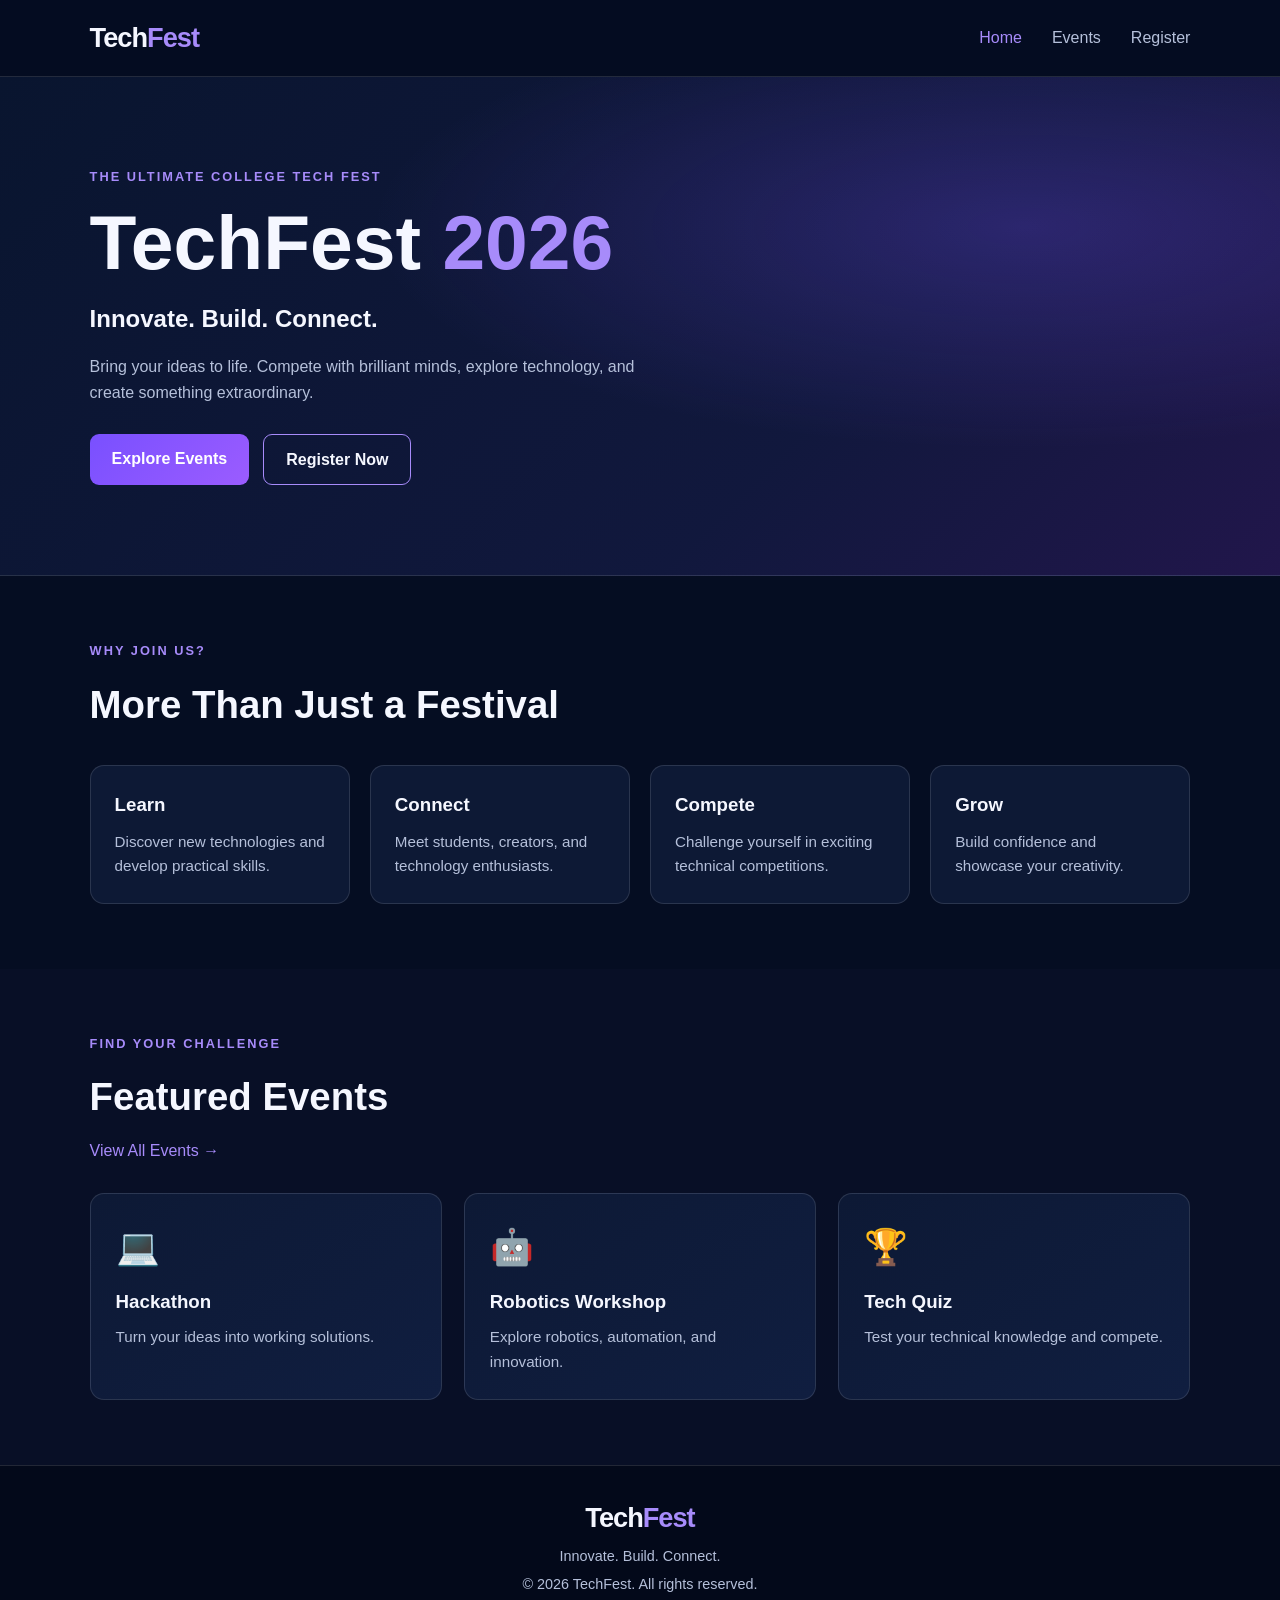
<file: index.html>
<!DOCTYPE html>
<html lang="en">
<head>
  <meta charset="UTF-8">
  <meta name="viewport" content="width=device-width, initial-scale=1.0">
  <meta name="description" content="Discover TechFest, our college technology festival featuring hackathons, robotics, quizzes, and workshops.">
  <title>TechFest | Innovate. Build. Connect.</title>
  <link rel="stylesheet" href="css/style.css">
  <script src="js/script.js" defer></script>
</head>
<body>
  <header class="site-header">
    <a class="logo" href="index.html">Tech<span>Fest</span></a>

    <button
      class="menu-toggle"
      id="menuToggle"
      aria-label="Open navigation"
      aria-expanded="false"
      aria-controls="navLinks"
    >
      ☰
    </button>

    <nav class="nav-links" id="navLinks" aria-label="Main navigation">
      <a href="index.html" aria-current="page">Home</a>
      <a href="events.html">Events</a>
      <a href="register.html">Register</a>
    </nav>
  </header>

  <main>
    <section class="hero">
      <div class="hero-content">
        <p class="eyebrow">THE ULTIMATE COLLEGE TECH FEST</p>
        <h1>TechFest <span>2026</span></h1>
        <h2>Innovate. Build. Connect.</h2>
        <p>
          Bring your ideas to life. Compete with brilliant minds,
          explore technology, and create something extraordinary.
        </p>

        <div class="hero-actions">
          <a class="button primary" href="events.html">Explore Events</a>
          <a class="button secondary" href="register.html">Register Now</a>
        </div>
      </div>
    </section>

    <section class="section">
      <div class="section-heading">
        <p class="eyebrow">WHY JOIN US?</p>
        <h2>More Than Just a Festival</h2>
      </div>

      <div class="feature-grid">
        <article class="feature-card">
          <h3>Learn</h3>
          <p>Discover new technologies and develop practical skills.</p>
        </article>

        <article class="feature-card">
          <h3>Connect</h3>
          <p>Meet students, creators, and technology enthusiasts.</p>
        </article>

        <article class="feature-card">
          <h3>Compete</h3>
          <p>Challenge yourself in exciting technical competitions.</p>
        </article>

        <article class="feature-card">
          <h3>Grow</h3>
          <p>Build confidence and showcase your creativity.</p>
        </article>
      </div>
    </section>

    <section class="section featured-section">
      <div class="section-heading">
        <p class="eyebrow">FIND YOUR CHALLENGE</p>
        <h2>Featured Events</h2>
        <a href="events.html">View All Events →</a>
      </div>

      <div class="event-grid">
        <article class="event-card">
          <div class="event-icon" aria-hidden="true">💻</div>
          <h3>Hackathon</h3>
          <p>Turn your ideas into working solutions.</p>
        </article>

        <article class="event-card">
          <div class="event-icon" aria-hidden="true">🤖</div>
          <h3>Robotics Workshop</h3>
          <p>Explore robotics, automation, and innovation.</p>
        </article>

        <article class="event-card">
          <div class="event-icon" aria-hidden="true">🏆</div>
          <h3>Tech Quiz</h3>
          <p>Test your technical knowledge and compete.</p>
        </article>
      </div>
    </section>
  </main>

  <footer class="site-footer">
    <a class="logo" href="index.html">Tech<span>Fest</span></a>
    <p>Innovate. Build. Connect.</p>
    <p>&copy; 2026 TechFest. All rights reserved.</p>
  </footer>
</body>
</html>
</file>
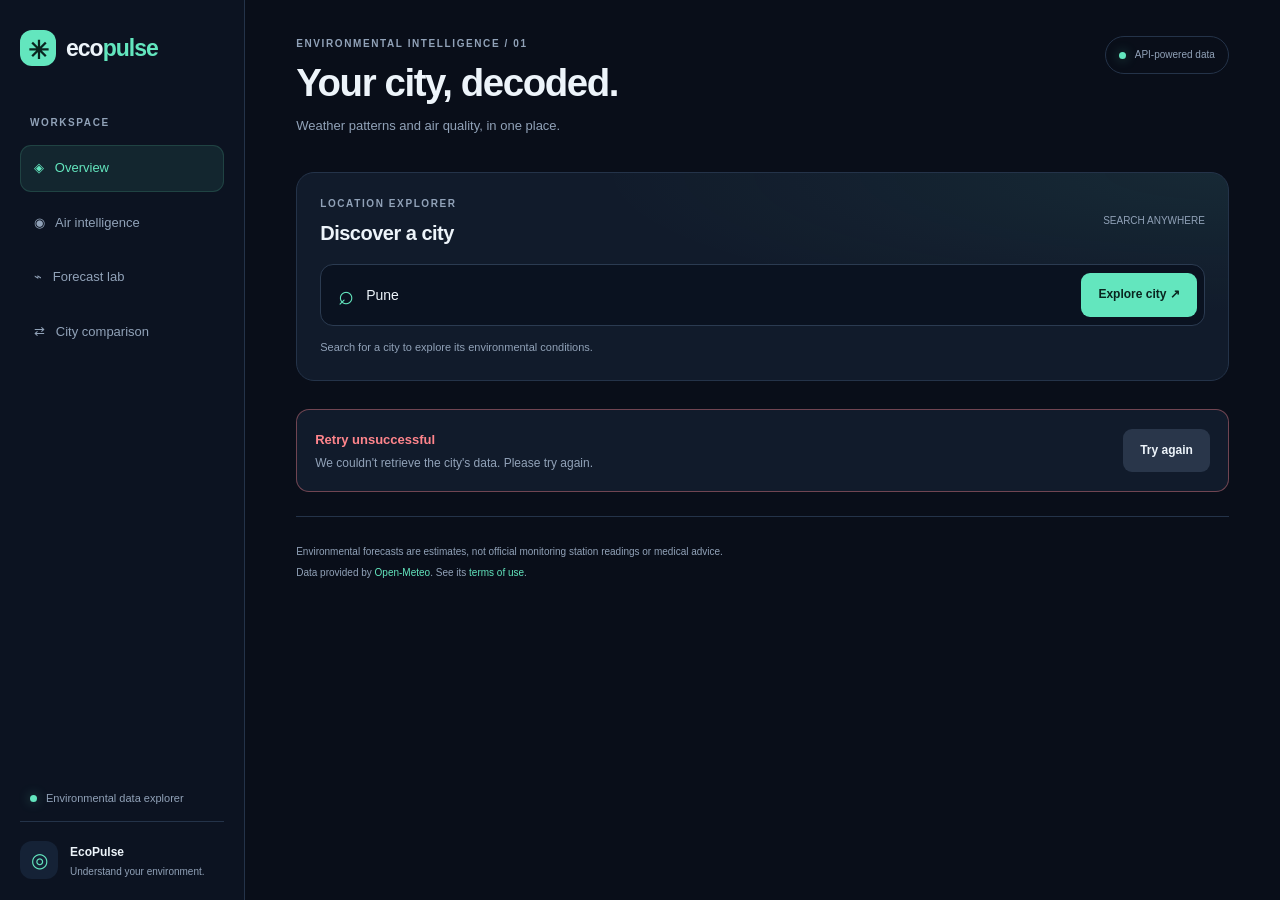
<file: task-2-api/index.html>
<!DOCTYPE html>
<html lang="en">
<head>
  <meta charset="UTF-8">
  <meta name="viewport" content="width=device-width, initial-scale=1.0">
  <meta name="theme-color" content="#0b1020">

  <title>EcoPulse | Environmental Intelligence</title>
  <meta name="description" content="Explore city weather, air quality and environmental forecasts with EcoPulse.">

  <link rel="stylesheet" href="css/style.css">
  <script src="js/script.js" defer></script>
</head>
<body>
  <div class="app-shell">

    <!-- Sidebar -->
    <aside class="sidebar">
      <a class="brand" href="#overview" aria-label="EcoPulse home">
        <span class="brand-icon">✳</span>
        <span>eco<span class="brand-accent">pulse</span></span>
      </a>

      <p class="sidebar-label">WORKSPACE</p>

      <nav class="sidebar-nav" aria-label="Main navigation">
        <a class="nav-link active" href="#overview">◈ &nbsp; Overview</a>
        <a class="nav-link" href="#air-quality">◉ &nbsp; Air intelligence</a>
        <a class="nav-link" href="#forecast">⌁ &nbsp; Forecast lab</a>
        <a class="nav-link" href="#compare">⇄ &nbsp; City comparison</a>
      </nav>

      <div class="sidebar-note">
        <span class="status-dot"></span>
        <span>Environmental data explorer</span>
      </div>

      <div class="sidebar-footer">
        <span class="footer-symbol">◎</span>
        <div>
          <strong>EcoPulse</strong>
          <p>Understand your environment.</p>
        </div>
      </div>
    </aside>

    <!-- Main content -->
    <main class="main-content" id="overview">

      <header class="topbar">
        <div>
          <p class="eyebrow">ENVIRONMENTAL INTELLIGENCE / 01</p>
          <h1>Your city, decoded.</h1>
          <p class="page-subtitle">
            Weather patterns and air quality, in one place.
          </p>
        </div>

        <div class="topbar-badge">
          <span class="status-dot"></span>
          API-powered data
        </div>
      </header>

      <!-- Search -->
      <section class="search-section" aria-labelledby="search-title">
        <div class="search-heading">
          <div>
            <p class="eyebrow">LOCATION EXPLORER</p>
            <h2 id="search-title">Discover a city</h2>
          </div>
          <span class="small-label">SEARCH ANYWHERE</span>
        </div>

        <form id="city-search-form" class="search-form">
          <label class="visually-hidden" for="city-input">
            Enter a city name
          </label>

          <span class="search-icon" aria-hidden="true">⌕</span>

          <input
            id="city-input"
            name="city"
            type="search"
            placeholder="Try Pune, Tokyo, London..."
            autocomplete="off"
            minlength="2"
            required
          >

          <button type="submit" id="search-button">
            Explore city <span aria-hidden="true">↗</span>
          </button>
        </form>

        <p id="search-status" class="helper-text" aria-live="polite">
          Search for a city to explore its environmental conditions.
        </p>

        <div id="city-results" class="city-results" hidden></div>
      </section>

      <!-- Loading and error messages -->
      <section id="loading-state" class="message-panel" role="status" hidden>
        <span class="loader" aria-hidden="true"></span>
        <div>
          <strong>Analysing your city...</strong>
          <p>Fetching weather and air-quality data.</p>
        </div>
      </section>

      <section id="error-state" class="message-panel error-panel"
        role="alert" hidden>
        <div>
          <strong id="error-title">Unable to load city data</strong>
          <p id="error-message">Please check your connection and try again.</p>
        </div>
        <button type="button" id="retry-button">Try again</button>
      </section>

      <!-- Dashboard content -->
      <div id="dashboard-content">

        <section class="location-heading">
          <div>
            <p class="eyebrow">CURRENT EXPLORATION</p>
            <h2 id="current-city">Pune, India</h2>
            <p id="location-meta" class="helper-text">
              Search a city to load its latest available data.
            </p>
          </div>

          <button
            type="button"
            id="favorite-button"
            class="secondary-button"
            aria-pressed="false"
          >
            ☆ Save city
          </button>
        </section>

        <!-- Main air quality card -->
        <section id="air-quality" class="hero-grid">
          <article class="aqi-card">
            <div class="card-topline">
              <span class="card-kicker">AIR QUALITY INDEX</span>
              <span class="live-label">
                <span class="status-dot"></span> Forecast data
              </span>
            </div>

            <div class="aqi-content">
              <div>
                <p class="aqi-caption">US AQI</p>
                <p id="aqi-value" class="aqi-number">--</p>
                <p id="aqi-category" class="aqi-category">
                  Awaiting data
                </p>
              </div>

              <div class="aqi-visual" aria-hidden="true">
                <div class="aqi-ring">
                  <span>◉</span>
                </div>
              </div>
            </div>

            <p id="aqi-description" class="aqi-description">
              Search a city to see its air-quality forecast.
            </p>
          </article>

          <article class="insight-card">
            <div class="card-topline">
              <span class="card-kicker">ENVIRONMENTAL BRIEF</span>
              <span aria-hidden="true">✳</span>
            </div>

            <h3 id="insight-title">Your next insight starts here.</h3>
            <p id="insight-text">
              Explore environmental indicators to understand local conditions.
            </p>

            <div class="insight-divider"></div>

            <p class="helper-text">
              Based on available forecast variables, not a health diagnosis.
            </p>
          </article>
        </section>

        <!-- Weather and pollutant metrics -->
        <section class="metrics-section" aria-labelledby="metrics-title">
          <div class="section-heading">
            <div>
              <p class="eyebrow">THE NUMBERS</p>
              <h2 id="metrics-title">Environmental snapshot</h2>
            </div>
            <span class="small-label">CURRENT CONDITIONS</span>
          </div>

          <div class="metrics-grid">
            <article class="metric-card">
              <div class="metric-icon temperature-icon">℃</div>
              <p class="metric-label">Temperature</p>
              <p class="metric-value" id="temperature-value">--</p>
              <p class="metric-foot">Near-surface air</p>
            </article>

            <article class="metric-card">
              <div class="metric-icon humidity-icon">◌</div>
              <p class="metric-label">Humidity</p>
              <p class="metric-value" id="humidity-value">--</p>
              <p class="metric-foot">Relative humidity</p>
            </article>

            <article class="metric-card">
              <div class="metric-icon wind-icon">≋</div>
              <p class="metric-label">Wind speed</p>
              <p class="metric-value" id="wind-value">--</p>
              <p class="metric-foot">10 metres above ground</p>
            </article>

            <article class="metric-card">
              <div class="metric-icon pm25-icon">◍</div>
              <p class="metric-label">PM2.5</p>
              <p class="metric-value" id="pm25-value">--</p>
              <p class="metric-foot">Fine particles · µg/m³</p>
            </article>

            <article class="metric-card">
              <div class="metric-icon pm10-icon">◉</div>
              <p class="metric-label">PM10</p>
              <p class="metric-value" id="pm10-value">--</p>
              <p class="metric-foot">Particles · µg/m³</p>
            </article>
          </div>
        </section>

        <!-- Forecast chart -->
        <section id="forecast" class="forecast-card">
          <div class="section-heading">
            <div>
              <p class="eyebrow">LOOK AHEAD</p>
              <h2>Atmospheric trends</h2>
              <p class="helper-text">
                Explore how the selected indicator changes over time.
              </p>
            </div>

            <div class="filter-control">
              <label for="trend-filter">Indicator</label>
              <select id="trend-filter">
                <option value="us_aqi">US AQI</option>
                <option value="pm2_5">PM2.5</option>
                <option value="pm10">PM10</option>
                <option value="temperature_2m">Temperature</option>
              </select>
            </div>
          </div>

          <div class="chart-legend">
            <span class="legend-dot"></span>
            <span id="chart-label">US AQI · hourly forecast</span>
          </div>

          <div class="chart-container">
            <canvas
              id="trend-chart"
              role="img"
              aria-label="Hourly environmental forecast chart"
            ></canvas>
            <p id="chart-empty" class="helper-text" hidden>
              Forecast data is not available for this indicator.
            </p>
          </div>

          <p class="data-note" id="forecast-note">
            Forecasts are model estimates and may change.
          </p>
        </section>

        <!-- City comparison -->
        <section id="compare" class="compare-section">
          <div class="section-heading">
            <div>
              <p class="eyebrow">MULTI-CITY INTELLIGENCE</p>
              <h2>Compare your saved cities</h2>
              <p class="helper-text">
                Compare available AQI values across locations you save.
              </p>
            </div>

            <div class="filter-control">
              <label for="aqi-filter">Filter AQI</label>
              <select id="aqi-filter">
                <option value="all">All levels</option>
                <option value="good">Good · 0–50</option>
                <option value="moderate">Moderate · 51–100</option>
                <option value="sensitive">Sensitive groups · 101–150</option>
                <option value="poor">Poor · 151–200</option>
                <option value="very-poor">Very poor · 201–300</option>
                <option value="hazardous">Hazardous · 301–500</option>
              </select>
            </div>
          </div>

          <div id="comparison-list" class="comparison-list">
            <div class="empty-state">
              <span aria-hidden="true">⇄</span>
              <h3>Your city comparison starts here.</h3>
              <p>Search for a city and save it to build your comparison list.</p>
            </div>
          </div>

          <p id="comparison-status" class="helper-text" aria-live="polite"></p>
        </section>

      </div>

      <!-- Footer -->
      <footer class="app-footer">
        <p>
          Environmental forecasts are estimates, not official monitoring
          station readings or medical advice.
        </p>
        <p>
          Data provided by
          <a href="https://open-meteo.com/" target="_blank"
             rel="noopener noreferrer">Open-Meteo</a>.
          See its
          <a href="https://open-meteo.com/en/terms"
             target="_blank" rel="noopener noreferrer">terms of use</a>.
        </p>
      </footer>

    </main>
  </div>
</body>
</html>
</file>
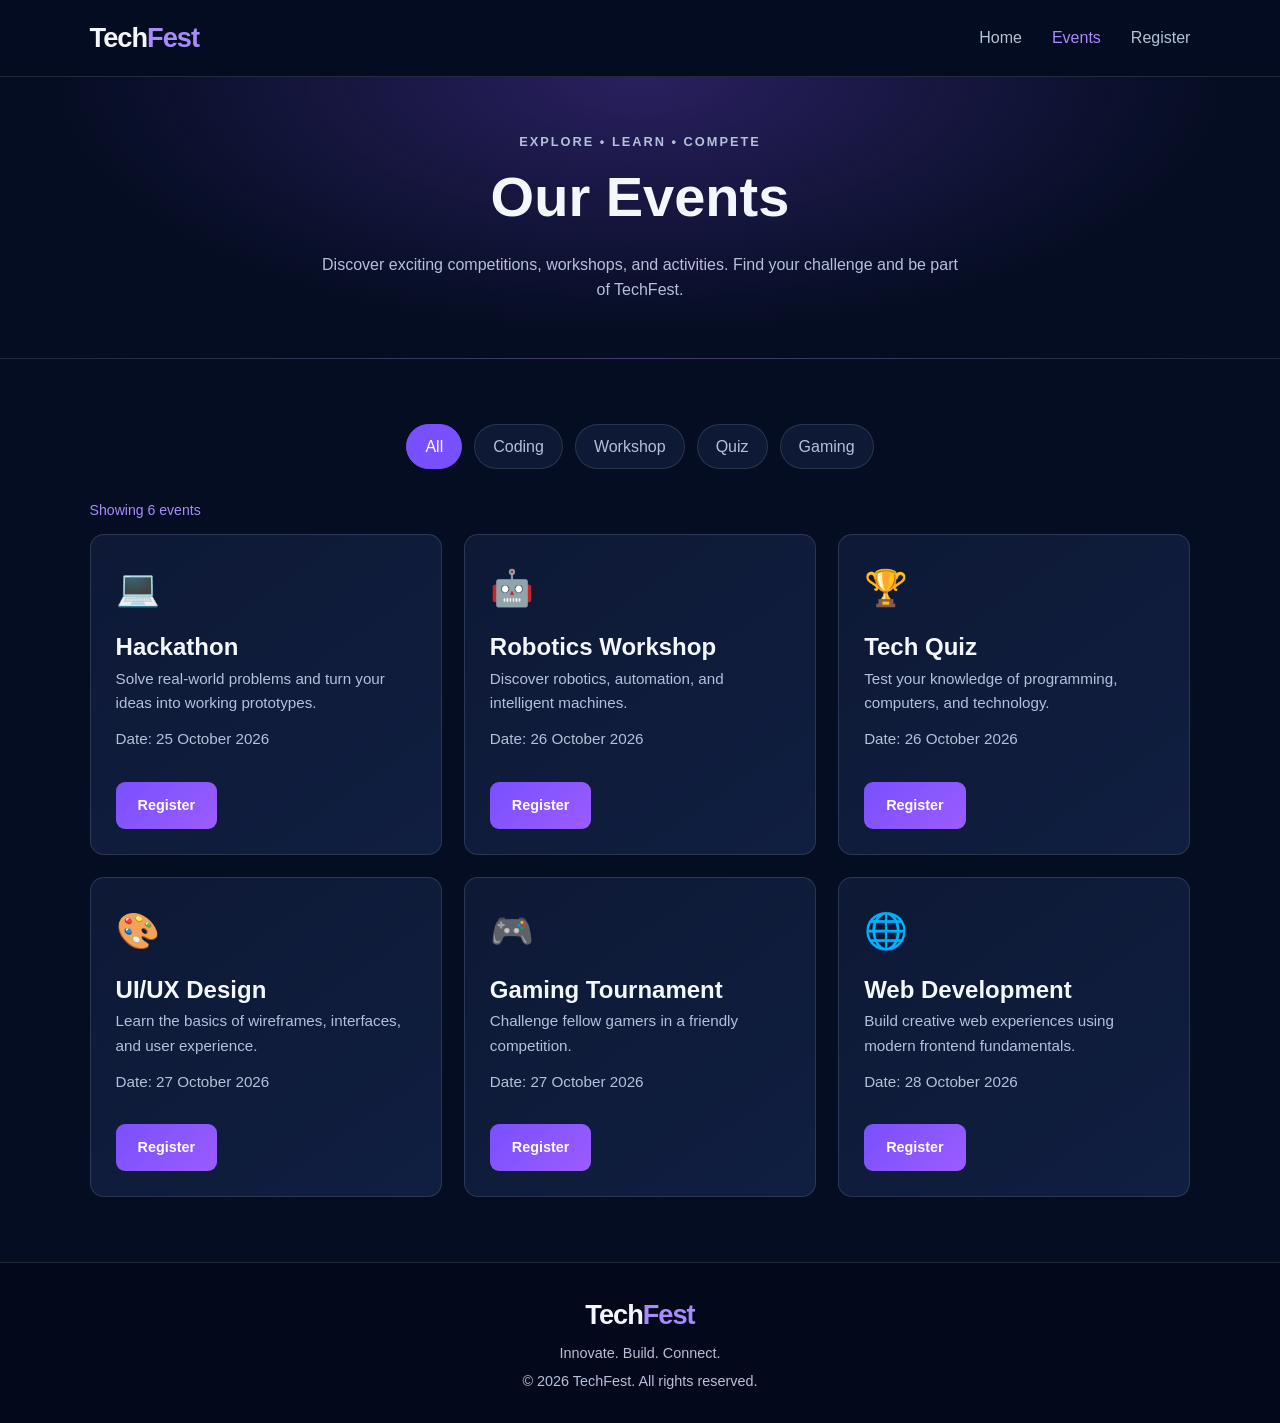
<file: events.html>
<!DOCTYPE html>
<html lang="en">
<head>
  <meta charset="UTF-8">
  <meta name="viewport" content="width=device-width, initial-scale=1.0">
  <meta name="description" content="Explore TechFest events, including hackathons, robotics, quizzes, workshops, and gaming.">
  <title>Events | TechFest</title>
  <link rel="stylesheet" href="css/style.css">
  <script src="js/script.js" defer></script>
</head>
<body>
  <header class="site-header">
    <a class="logo" href="index.html">Tech<span>Fest</span></a>

    <button
      class="menu-toggle"
      id="menuToggle"
      aria-label="Open navigation"
      aria-expanded="false"
      aria-controls="navLinks"
    >☰</button>

    <nav class="nav-links" id="navLinks" aria-label="Main navigation">
      <a href="index.html">Home</a>
      <a href="events.html" aria-current="page">Events</a>
      <a href="register.html">Register</a>
    </nav>
  </header>

  <main>
    <section class="page-banner">
      <p class="eyebrow">EXPLORE • LEARN • COMPETE</p>
      <h1>Our Events</h1>
      <p>
        Discover exciting competitions, workshops, and activities.
        Find your challenge and be part of TechFest.
      </p>
    </section>

    <section class="section">
      <div class="event-filters" aria-label="Filter events">
        <button class="filter-button active" data-filter="all"
          aria-pressed="true">All</button>
        <button class="filter-button" data-filter="coding"
          aria-pressed="false">Coding</button>
        <button class="filter-button" data-filter="workshop"
          aria-pressed="false">Workshop</button>
        <button class="filter-button" data-filter="quiz"
          aria-pressed="false">Quiz</button>
        <button class="filter-button" data-filter="gaming"
          aria-pressed="false">Gaming</button>
      </div>

      <p id="eventCount" class="event-meta" aria-live="polite">
        Showing 6 events
      </p>

      <div class="event-grid" id="eventGrid">
        <article class="event-card" data-category="coding">
          <div class="event-icon" aria-hidden="true">💻</div>
          <h2>Hackathon</h2>
          <p>Solve real-world problems and turn your ideas into working prototypes.</p>
          <p class="event-meta">Date: 25 October 2026</p>
          <a class="button primary" href="register.html">Register</a>
        </article>

        <article class="event-card" data-category="workshop">
          <div class="event-icon" aria-hidden="true">🤖</div>
          <h2>Robotics Workshop</h2>
          <p>Discover robotics, automation, and intelligent machines.</p>
          <p class="event-meta">Date: 26 October 2026</p>
          <a class="button primary" href="register.html">Register</a>
        </article>

        <article class="event-card" data-category="quiz">
          <div class="event-icon" aria-hidden="true">🏆</div>
          <h2>Tech Quiz</h2>
          <p>Test your knowledge of programming, computers, and technology.</p>
          <p class="event-meta">Date: 26 October 2026</p>
          <a class="button primary" href="register.html">Register</a>
        </article>

        <article class="event-card" data-category="workshop">
          <div class="event-icon" aria-hidden="true">🎨</div>
          <h2>UI/UX Design</h2>
          <p>Learn the basics of wireframes, interfaces, and user experience.</p>
          <p class="event-meta">Date: 27 October 2026</p>
          <a class="button primary" href="register.html">Register</a>
        </article>

        <article class="event-card" data-category="gaming">
          <div class="event-icon" aria-hidden="true">🎮</div>
          <h2>Gaming Tournament</h2>
          <p>Challenge fellow gamers in a friendly competition.</p>
          <p class="event-meta">Date: 27 October 2026</p>
          <a class="button primary" href="register.html">Register</a>
        </article>

        <article class="event-card" data-category="coding">
          <div class="event-icon" aria-hidden="true">🌐</div>
          <h2>Web Development</h2>
          <p>Build creative web experiences using modern frontend fundamentals.</p>
          <p class="event-meta">Date: 28 October 2026</p>
          <a class="button primary" href="register.html">Register</a>
        </article>
      </div>

      <p id="noEvents" class="no-events" hidden>
        No events found in this category.
      </p>
    </section>
  </main>

  <footer class="site-footer">
    <a class="logo" href="index.html">Tech<span>Fest</span></a>
    <p>Innovate. Build. Connect.</p>
    <p>&copy; 2026 TechFest. All rights reserved.</p>
  </footer>
</body>
</html>
</file>
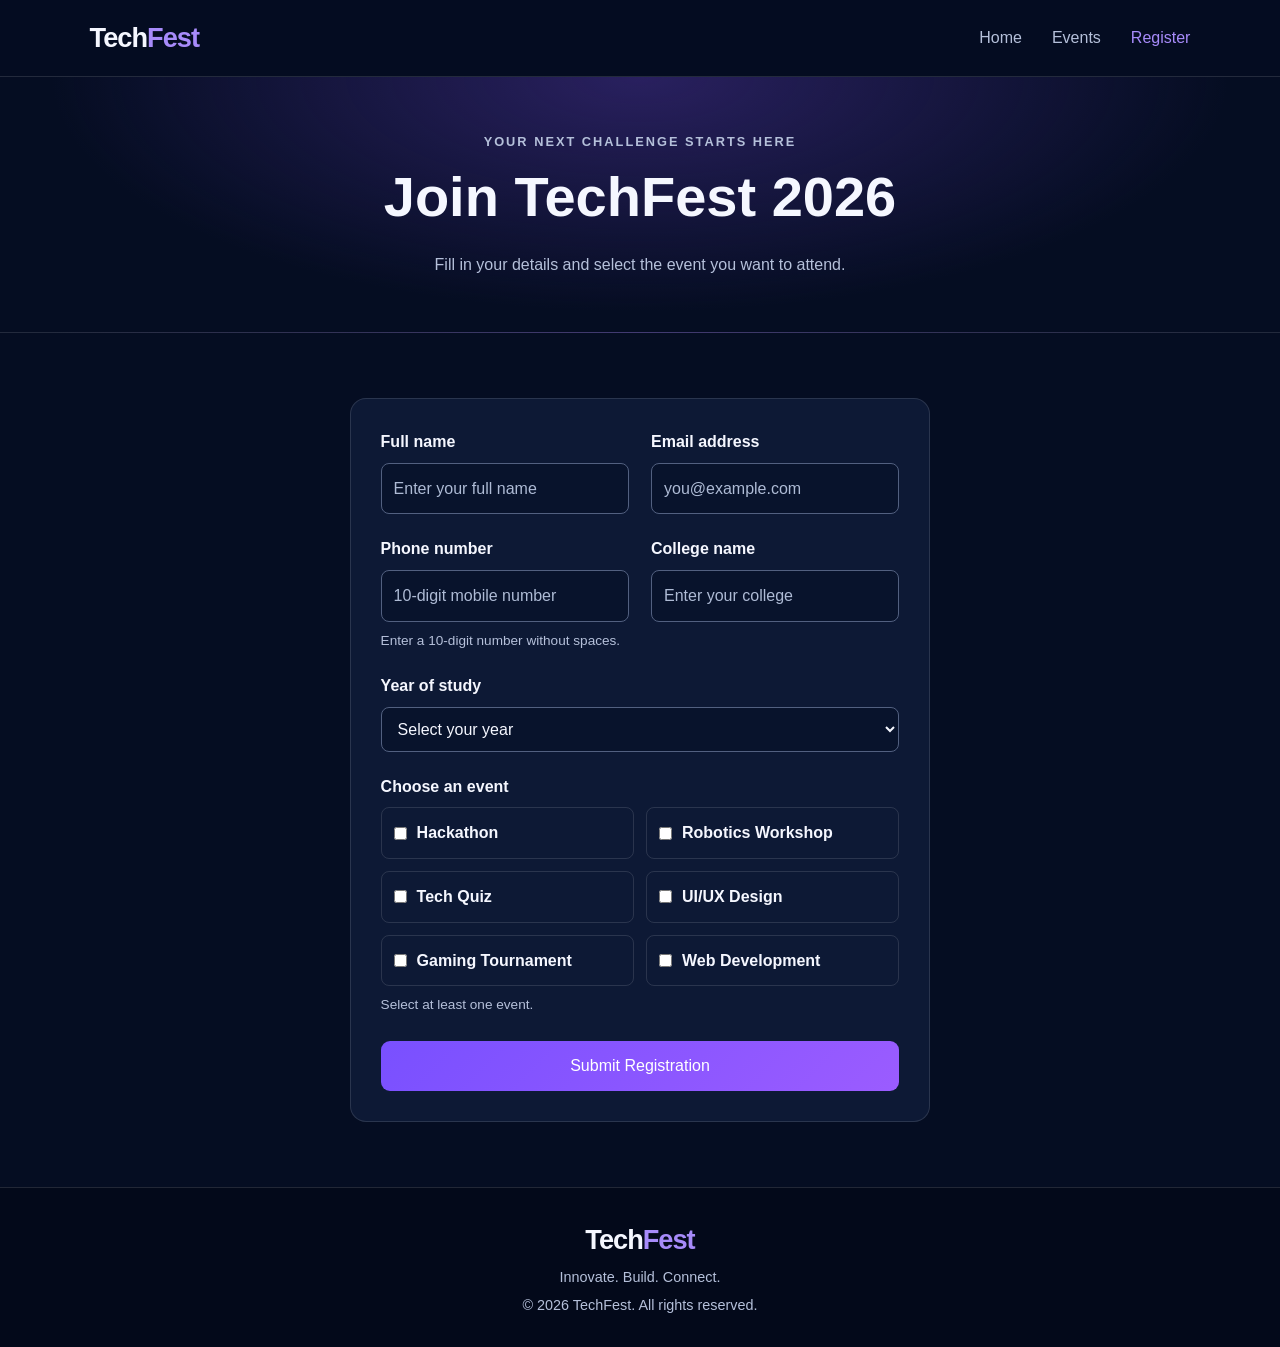
<file: register.html>
<!DOCTYPE html>
<html lang="en">
<head>
  <meta charset="UTF-8">
  <meta name="viewport" content="width=device-width, initial-scale=1.0">
  <meta name="description" content="Register for TechFest college technology festival events.">
  <title>Register | TechFest</title>
  <link rel="stylesheet" href="css/style.css">
  <script src="js/script.js" defer></script>
</head>
<body>
  <header class="site-header">
    <a class="logo" href="index.html">Tech<span>Fest</span></a>

    <button
      class="menu-toggle"
      id="menuToggle"
      aria-label="Open navigation"
      aria-expanded="false"
      aria-controls="navLinks"
    >☰</button>

    <nav class="nav-links" id="navLinks" aria-label="Main navigation">
      <a href="index.html">Home</a>
      <a href="events.html">Events</a>
      <a href="register.html" aria-current="page">Register</a>
    </nav>
  </header>

  <main>
    <section class="page-banner">
      <p class="eyebrow">YOUR NEXT CHALLENGE STARTS HERE</p>
      <h1>Join TechFest 2026</h1>
      <p>Fill in your details and select the event you want to attend.</p>
    </section>

    <section class="section registration-section">
      <form id="registrationForm" class="registration-form">
        <div class="form-grid">
          <div class="form-group">
            <label for="fullName">Full name</label>
            <input
              id="fullName"
              name="fullName"
              type="text"
              autocomplete="name"
              placeholder="Enter your full name"
              required
              minlength="2"
            >
          </div>

          <div class="form-group">
            <label for="email">Email address</label>
            <input
              id="email"
              name="email"
              type="email"
              autocomplete="email"
              placeholder="you@example.com"
              required
            >
          </div>

          <div class="form-group">
            <label for="phone">Phone number</label>
            <input
              id="phone"
              name="phone"
              type="tel"
              autocomplete="tel"
              inputmode="tel"
              pattern="[0-9]{10}"
              placeholder="10-digit mobile number"
              aria-describedby="phoneHint"
              required
            >
            <span class="form-hint" id="phoneHint">
              Enter a 10-digit number without spaces.
            </span>
          </div>

          <div class="form-group">
            <label for="college">College name</label>
            <input
              id="college"
              name="college"
              type="text"
              autocomplete="organization"
              placeholder="Enter your college"
              required
            >
          </div>

          <div class="form-group full-width">
            <label for="studyYear">Year of study</label>
            <select id="studyYear" name="studyYear" required>
              <option value="">Select your year</option>
              <option value="FY">First Year</option>
              <option value="SY">Second Year</option>
              <option value="TY">Third Year</option>
              <option value="Final Year">Final Year</option>
            </select>
          </div>

          <fieldset class="form-group full-width">
            <legend class="form-legend">Choose an event</legend>

            <div class="event-options">
              <label class="event-option">
                <input type="checkbox" name="events" value="Hackathon">
                Hackathon
              </label>

              <label class="event-option">
                <input type="checkbox" name="events" value="Robotics Workshop">
                Robotics Workshop
              </label>

              <label class="event-option">
                <input type="checkbox" name="events" value="Tech Quiz">
                Tech Quiz
              </label>

              <label class="event-option">
                <input type="checkbox" name="events" value="UI/UX Design">
                UI/UX Design
              </label>

              <label class="event-option">
                <input type="checkbox" name="events" value="Gaming Tournament">
                Gaming Tournament
              </label>

              <label class="event-option">
                <input type="checkbox" name="events" value="Web Development">
                Web Development
              </label>
            </div>

            <span class="form-hint">Select at least one event.</span>
          </fieldset>
        </div>

        <button type="submit" class="button primary form-submit">
          Submit Registration
        </button>

        <p id="formMessage" class="form-message" role="status" hidden></p>
      </form>
    </section>
  </main>

  <footer class="site-footer">
    <a class="logo" href="index.html">Tech<span>Fest</span></a>
    <p>Innovate. Build. Connect.</p>
    <p>&copy; 2026 TechFest. All rights reserved.</p>
  </footer>
</body>
</html>
</file>
<file: css/style.css>
/* ===== 1. Global styles ===== */
:root {
  --bg: #050d22;
  --surface: #0d1935;
  --surface-light: #142447;
  --primary: #7950ff;
  --primary-light: #a78bfa;
  --text: #f5f7ff;
  --muted: #b5c0da;
  --border: rgba(255, 255, 255, 0.12);
}

* {
  margin: 0;
  padding: 0;
  box-sizing: border-box;
}

html {
  scroll-behavior: smooth;
}

body {
  font-family: Arial, Helvetica, sans-serif;
  background: var(--bg);
  color: var(--text);
  line-height: 1.6;
}

a {
  color: inherit;
  text-decoration: none;
}

button,
a {
  -webkit-tap-highlight-color: transparent;
}

button:focus-visible,
a:focus-visible {
  outline: 3px solid var(--primary-light);
  outline-offset: 4px;
}

/* ===== 2. Navigation ===== */
.site-header {
  min-height: 76px;
  padding: 16px 7%;
  display: flex;
  align-items: center;
  justify-content: space-between;
  gap: 24px;
  background: rgba(5, 13, 34, 0.96);
  border-bottom: 1px solid var(--border);
  position: sticky;
  top: 0;
  z-index: 10;
}

.logo {
  font-size: 1.7rem;
  font-weight: 800;
  letter-spacing: -1px;
}

.logo span,
.hero h1 span {
  color: var(--primary-light);
}

.nav-links {
  display: flex;
  align-items: center;
  gap: 30px;
}

.nav-links a {
  color: var(--muted);
  transition: color 0.25s ease;
}

.nav-links a:hover,
.nav-links a[aria-current="page"] {
  color: var(--primary-light);
}

.menu-toggle {
  display: none;
  color: var(--text);
  background: var(--surface);
  border: 1px solid var(--border);
  border-radius: 8px;
  padding: 8px 12px;
  font-size: 1.3rem;
  cursor: pointer;
}

/* ===== 3. Home hero ===== */
.hero {
  min-height: 490px;
  padding: 90px 7%;
  display: flex;
  align-items: center;
  background:
    radial-gradient(
      ellipse at 80% 30%,
      rgba(121, 80, 255, 0.25),
      transparent 45%
    ),
    linear-gradient(135deg, #09152f, #11183d 65%, #21164b);
  border-bottom: 1px solid var(--border);
}

.hero-content {
  max-width: 680px;
  animation: fadeIn 0.8s ease both;
}

.eyebrow {
  color: var(--primary-light);
  font-size: 0.8rem;
  font-weight: 700;
  letter-spacing: 2px;
  margin-bottom: 12px;
}

.hero h1 {
  font-size: clamp(2.7rem, 6vw, 4.8rem);
  line-height: 1.12;
  margin-bottom: 15px;
}

.hero h2 {
  font-size: clamp(1.1rem, 2.5vw, 1.5rem);
  margin-bottom: 16px;
}

.hero-content > p:not(.eyebrow) {
  max-width: 550px;
  color: var(--muted);
}

.hero-actions {
  display: flex;
  flex-wrap: wrap;
  gap: 14px;
  margin-top: 28px;
}

/* ===== 4. Buttons ===== */
.button {
  display: inline-block;
  padding: 12px 22px;
  border-radius: 9px;
  font-weight: 700;
  text-align: center;
  transition:
    transform 0.25s ease,
    background 0.25s ease;
}

.button:hover {
  transform: translateY(-3px);
}

.primary {
  background: linear-gradient(135deg, #7950ff, #9b5cff);
  color: white;
}

.secondary {
  border: 1px solid var(--primary-light);
  color: var(--text);
}

/* ===== 5. Shared sections ===== */
.section {
  padding: 65px 7%;
}

.section-heading {
  margin-bottom: 30px;
}

.section-heading h2 {
  font-size: clamp(1.7rem, 3vw, 2.4rem);
  margin-bottom: 10px;
}

.section-heading > a {
  color: var(--primary-light);
}

/* ===== 6. Feature cards ===== */
.feature-grid {
  display: grid;
  grid-template-columns: repeat(4, minmax(0, 1fr));
  gap: 20px;
}

.feature-card {
  padding: 24px;
  background: var(--surface);
  border: 1px solid var(--border);
  border-radius: 14px;
  transition:
    transform 0.25s ease,
    border-color 0.25s ease;
}

.feature-card:hover {
  transform: translateY(-5px);
  border-color: var(--primary);
}

.feature-card h3 {
  margin-bottom: 10px;
}

.feature-card p,
.event-card p {
  color: var(--muted);
  font-size: 0.95rem;
}

/* ===== 7. Event cards ===== */
.featured-section {
  background: #080f26;
}

.event-grid {
  display: grid;
  grid-template-columns: repeat(3, minmax(0, 1fr));
  gap: 22px;
}

.event-card {
  padding: 25px;
  background: linear-gradient(145deg, var(--surface), #101e40);
  border: 1px solid var(--border);
  border-radius: 14px;
  transition: transform 0.25s ease;
}

.event-card:hover {
  transform: translateY(-5px);
}

.event-icon {
  font-size: 2.2rem;
  margin-bottom: 12px;
}

.event-card h3 {
  margin-bottom: 8px;
}

/* ===== 8. Footer ===== */
.site-footer {
  padding: 30px 7%;
  text-align: center;
  background: #03091a;
  border-top: 1px solid var(--border);
}

.site-footer p {
  color: var(--muted);
  font-size: 0.9rem;
  margin-top: 5px;
}

/* ===== 9. Animations ===== */
@keyframes fadeIn {
  from {
    opacity: 0;
    transform: translateY(20px);
  }

  to {
    opacity: 1;
    transform: translateY(0);
  }
}

@keyframes glow {
  from {
    box-shadow: 0 0 0 rgba(121, 80, 255, 0);
  }

  to {
    box-shadow: 0 0 22px rgba(121, 80, 255, 0.3);
  }
}

.primary {
  animation: glow 1.2s ease-in-out infinite alternate;
}

/* ===== 10. Tablet and mobile ===== */
@media (max-width: 900px) {
  .feature-grid {
    grid-template-columns: repeat(2, minmax(0, 1fr));
  }

  .event-grid {
    grid-template-columns: repeat(2, minmax(0, 1fr));
  }
}

@media (max-width: 600px) {
  .site-header {
    padding: 14px 5%;
  }

  .menu-toggle {
    display: block;
  }

  .nav-links {
    display: none;
    position: absolute;
    top: 100%;
    left: 0;
    width: 100%;
    padding: 20px 5%;
    background: var(--surface);
    border-bottom: 1px solid var(--border);
    flex-direction: column;
    align-items: flex-start;
    gap: 16px;
  }

  .nav-links.open {
    display: flex;
  }

  .hero {
    min-height: auto;
    padding: 65px 5%;
  }

  .section {
    padding: 45px 5%;
  }

  .feature-grid,
  .event-grid {
    grid-template-columns: 1fr;
  }

  .hero-actions {
    flex-direction: column;
    align-items: stretch;
  }

  .site-footer {
    padding: 25px 5%;
  }
}

/* Respect reduced-motion preferences */
@media (prefers-reduced-motion: reduce) {
  *,
  *::before,
  *::after {
    animation-duration: 0.01ms !important;
    animation-iteration-count: 1 !important;
    scroll-behavior: auto !important;
    transition-duration: 0.01ms !important;
  }
}

/* ===== Events page ===== */

.page-banner {
  padding: 55px 7%;
  text-align: center;
  background:
    radial-gradient(ellipse at top, #29205f, transparent 65%),
    var(--bg);
  border-bottom: 1px solid var(--border);
}

.page-banner h1 {
  font-size: clamp(2rem, 5vw, 3.5rem);
  margin-bottom: 10px;
}

.page-banner p {
  max-width: 650px;
  margin: 0 auto;
  color: var(--muted);
}

.event-filters {
  display: flex;
  flex-wrap: wrap;
  justify-content: center;
  gap: 12px;
  margin-bottom: 30px;
}

.filter-button {
  padding: 9px 18px;
  color: var(--muted);
  background: var(--surface);
  border: 1px solid var(--border);
  border-radius: 30px;
  cursor: pointer;
  font: inherit;
}

.filter-button:hover,
.filter-button.active {
  color: white;
  background: var(--primary);
  border-color: var(--primary);
}

.event-meta {
  color: var(--primary-light);
  font-size: 0.88rem;
  margin: 12px 0;
}

.event-card .button {
  margin-top: 18px;
  font-size: 0.9rem;
}

.event-card[hidden] {
  display: none;
}

.no-events {
  text-align: center;
  color: var(--muted);
  padding: 30px 0;
}

/* ===== Registration page ===== */

.registration-section {
  max-width: 760px;
  margin: 0 auto;
}

.registration-form {
  padding: 30px;
  background: var(--surface);
  border: 1px solid var(--border);
  border-radius: 16px;
}

.form-grid {
  display: grid;
  grid-template-columns: repeat(2, minmax(0, 1fr));
  gap: 22px;
}

.form-group {
  display: flex;
  flex-direction: column;
  gap: 8px;
}

.form-group.full-width {
  grid-column: 1 / -1;
}

.form-group label,
.form-legend {
  font-weight: 600;
}

.form-group input,
.form-group select {
  width: 100%;
  padding: 12px;
  border: 1px solid #526080;
  border-radius: 8px;
  background: #08132c;
  color: var(--text);
  font: inherit;
}

.form-group input:focus,
.form-group select:focus {
  outline: 2px solid var(--primary-light);
  outline-offset: 2px;
}

.form-group input::placeholder {
  color: #aebbd5;
}

.form-hint {
  color: var(--muted);
  font-size: 0.85rem;
}

.form-error {
  color: #ff9caa;
  font-size: 0.9rem;
}

fieldset.form-group {
  border: 0;
  min-width: 0;
}

.event-options {
  display: grid;
  grid-template-columns: repeat(2, minmax(0, 1fr));
  gap: 12px;
  margin-top: 8px;
}

.event-option {
  display: flex;
  align-items: center;
  gap: 10px;
  padding: 12px;
  border: 1px solid var(--border);
  border-radius: 8px;
  cursor: pointer;
}

.event-option input {
  width: auto;
  accent-color: var(--primary);
}

.form-submit {
  width: 100%;
  margin-top: 25px;
  border: 0;
  cursor: pointer;
  font: inherit;
}

.form-message {
  margin-top: 18px;
  padding: 14px;
  border-radius: 8px;
}

.form-message.success {
  color: #b7f7ce;
  background: #123524;
}

.form-message.error {
  color: #ffd0d7;
  background: #451b2a;
}

@media (max-width: 600px) {
  .registration-form {
    padding: 20px;
  }

  .form-grid,
  .event-options {
    grid-template-columns: 1fr;
  }
}
</file>
<file: task-2-api/css/style.css>
/* =========================================
   EcoPulse — Environmental Intelligence
   ========================================= */

:root {
  --bg: #090e19;
  --sidebar: #0c1321;
  --surface: #111b2b;
  --surface-raised: #152236;
  --border: #243349;
  --text: #edf4fa;
  --muted: #91a2b8;
  --accent: #63e6be;
  --accent-dark: #183f3b;
  --blue: #81b9ff;
  --orange: #ffbc79;
  --red: #ff858c;
  --radius: 18px;
  --shadow: 0 16px 40px rgba(0, 0, 0, 0.16);
}

* {
  box-sizing: border-box;
}

html {
  scroll-behavior: smooth;
  scroll-padding-top: 24px;
}

body {
  margin: 0;
  background: var(--bg);
  color: var(--text);
  font-family: Inter, "Segoe UI", Arial, sans-serif;
  font-size: 14px;
  line-height: 1.6;
}

button,
input,
select {
  font: inherit;
}

button,
select {
  cursor: pointer;
}

button:focus-visible,
input:focus-visible,
select:focus-visible,
a:focus-visible {
  outline: 2px solid var(--accent);
  outline-offset: 3px;
}

a {
  color: var(--accent);
  text-decoration: none;
}

a:hover {
  text-decoration: underline;
}

button {
  transition:
    background 180ms ease,
    border-color 180ms ease,
    transform 180ms ease;
}

button:hover {
  transform: translateY(-1px);
}

[hidden] {
  display: none !important;
}

/* Main layout */

.app-shell {
  min-height: 100vh;
}

.sidebar {
  width: 245px;
  position: fixed;
  inset: 0 auto 0 0;
  display: flex;
  flex-direction: column;
  padding: 30px 20px 20px;
  background: var(--sidebar);
  border-right: 1px solid var(--border);
  z-index: 10;
}

.brand {
  display: flex;
  align-items: center;
  gap: 10px;
  color: var(--text);
  font-size: 23px;
  font-weight: 800;
  letter-spacing: -1px;
}

.brand:hover {
  text-decoration: none;
}

.brand-icon {
  display: grid;
  width: 36px;
  height: 36px;
  place-items: center;
  background: var(--accent);
  color: #09251f;
  border-radius: 12px;
  font-size: 25px;
}

.brand-accent {
  color: var(--accent);
}

.sidebar-label,
.eyebrow {
  color: var(--muted);
  font-size: 10px;
  font-weight: 800;
  letter-spacing: 1.6px;
}

.sidebar-label {
  margin: 48px 0 14px 10px;
}

.sidebar-nav {
  display: grid;
  gap: 8px;
}

.nav-link {
  display: block;
  padding: 12px 13px;
  color: var(--muted);
  border: 1px solid transparent;
  border-radius: 11px;
  font-size: 13px;
  transition: 180ms ease;
}

.nav-link:hover {
  color: var(--text);
  background: var(--surface);
  text-decoration: none;
}

.nav-link.active {
  color: var(--accent);
  background: rgba(99, 230, 190, 0.09);
  border-color: rgba(99, 230, 190, 0.15);
}

.sidebar-note {
  display: flex;
  align-items: center;
  gap: 9px;
  margin-top: auto;
  padding: 13px 10px;
  color: var(--muted);
  font-size: 11px;
}

.status-dot {
  display: inline-block;
  flex: 0 0 auto;
  width: 7px;
  height: 7px;
  background: var(--accent);
  border-radius: 50%;
  box-shadow: 0 0 12px rgba(99, 230, 190, 0.4);
}

.sidebar-footer {
  display: flex;
  align-items: center;
  gap: 12px;
  padding-top: 18px;
  border-top: 1px solid var(--border);
}

.footer-symbol {
  display: grid;
  width: 38px;
  height: 38px;
  place-items: center;
  color: var(--accent);
  background: var(--surface-raised);
  border-radius: 12px;
  font-size: 20px;
}

.sidebar-footer strong {
  font-size: 12px;
}

.sidebar-footer p {
  margin: 2px 0 0;
  color: var(--muted);
  font-size: 10px;
}

.main-content {
  max-width: 1800px;
  min-width: 0;
  margin-left: 245px;
  padding: 36px clamp(20px, 4vw, 58px) 28px;
}

.topbar,
.section-heading,
.search-heading,
.location-heading,
.card-topline {
  display: flex;
  align-items: center;
  justify-content: space-between;
  gap: 20px;
}

.topbar {
  align-items: flex-start;
  margin-bottom: 35px;
}

.eyebrow {
  margin: 0 0 8px;
}

h1,
h2,
h3,
p {
  overflow-wrap: anywhere;
}

h1 {
  margin: 0;
  font-size: clamp(29px, 3vw, 39px);
  line-height: 1.2;
  letter-spacing: -1.4px;
}

h2 {
  margin: 0;
  font-size: 20px;
  line-height: 1.3;
  letter-spacing: -0.5px;
}

h3 {
  line-height: 1.35;
}

.page-subtitle {
  margin: 10px 0 0;
  color: var(--muted);
  font-size: 13px;
}

.topbar-badge,
.small-label {
  white-space: nowrap;
  color: var(--muted);
  font-size: 10px;
}

.topbar-badge {
  display: flex;
  align-items: center;
  gap: 9px;
  padding: 10px 13px;
  border: 1px solid var(--border);
  border-radius: 30px;
}

/* Search */

.search-section {
  padding: 23px;
  margin-bottom: 28px;
  background:
    radial-gradient(ellipse at 100% 0%, rgba(99, 230, 190, 0.07), transparent 48%),
    var(--surface);
  border: 1px solid var(--border);
  border-radius: var(--radius);
}

.search-heading {
  margin-bottom: 18px;
}

.search-form {
  display: flex;
  align-items: center;
  gap: 12px;
  padding: 7px;
  background: #0a1220;
  border: 1px solid #2b3b51;
  border-radius: 13px;
}

.search-icon {
  padding-left: 10px;
  color: var(--accent);
  font-size: 27px;
  line-height: 1;
}

.search-form input {
  flex: 1;
  width: 100%;
  min-width: 0;
  padding: 12px 0;
  color: var(--text);
  background: transparent;
  border: 0;
  outline: none;
}

.search-form input:focus-visible {
  outline: none;
}

.search-form input::placeholder {
  color: #6f829b;
}

.search-form button,
#retry-button {
  padding: 12px 17px;
  color: #09251f;
  background: var(--accent);
  border: 0;
  border-radius: 9px;
  font-size: 12px;
  font-weight: 800;
}

.helper-text {
  color: var(--muted);
  font-size: 11px;
  line-height: 1.7;
}

.search-section > .helper-text {
  margin: 12px 0 0;
}

.city-results {
  display: grid;
  gap: 8px;
  margin-top: 15px;
}

.city-result {
  display: flex;
  align-items: center;
  justify-content: space-between;
  gap: 15px;
  width: 100%;
  padding: 13px;
  color: var(--text);
  text-align: left;
  background: var(--surface-raised);
  border: 1px solid var(--border);
  border-radius: 11px;
}

.city-result:hover {
  border-color: var(--accent);
}

.city-result span {
  display: block;
  color: var(--muted);
  font-size: 11px;
}

.city-result strong {
  font-size: 13px;
}

/* Loading and error states */

.message-panel {
  display: flex;
  align-items: center;
  gap: 15px;
  padding: 18px;
  margin-bottom: 24px;
  background: var(--surface);
  border: 1px solid var(--border);
  border-radius: 13px;
}

.message-panel strong {
  font-size: 13px;
}

.message-panel p {
  margin: 3px 0 0;
  color: var(--muted);
  font-size: 12px;
}

.error-panel {
  justify-content: space-between;
  border-color: rgba(255, 133, 140, 0.4);
}

.error-panel strong {
  color: var(--red);
}

#retry-button {
  flex: 0 0 auto;
  color: var(--text);
  background: #29364a;
}

.loader {
  width: 27px;
  height: 27px;
  flex: 0 0 auto;
  border: 3px solid #2b3c4f;
  border-top-color: var(--accent);
  border-radius: 50%;
  animation: spin 800ms linear infinite;
}

@keyframes spin {
  to {
    transform: rotate(360deg);
  }
}

/* Location heading */

.location-heading {
  margin: 35px 0 19px;
}

.secondary-button {
  padding: 10px 14px;
  color: var(--text);
  background: var(--surface);
  border: 1px solid var(--border);
  border-radius: 10px;
  font-size: 12px;
}

.secondary-button[aria-pressed="true"] {
  color: var(--accent);
  border-color: var(--accent);
  background: var(--accent-dark);
}

.location-heading .helper-text {
  margin: 7px 0 0;
}

/* AQI hero */

.hero-grid {
  display: grid;
  grid-template-columns: minmax(0, 1.35fr) minmax(0, 1fr);
  gap: 18px;
}

.aqi-card,
.insight-card,
.metric-card,
.forecast-card,
.compare-section {
  min-width: 0;
  background: var(--surface);
  border: 1px solid var(--border);
  border-radius: var(--radius);
}

.aqi-card {
  position: relative;
  overflow: hidden;
  padding: 23px;
  background:
    radial-gradient(ellipse at 100% 0%, rgba(99, 230, 190, 0.14), transparent 55%),
    linear-gradient(135deg, #12283a, #111b2b 65%);
}

.card-kicker {
  color: var(--muted);
  font-size: 10px;
  font-weight: 800;
  letter-spacing: 1.2px;
}

.live-label {
  display: flex;
  align-items: center;
  gap: 7px;
  color: var(--accent);
  font-size: 10px;
}

.aqi-content {
  display: flex;
  align-items: center;
  justify-content: space-between;
  gap: 15px;
  padding: 20px 0 13px;
}

.aqi-caption {
  margin: 0;
  color: var(--muted);
  font-size: 12px;
}

.aqi-number {
  margin: 2px 0;
  font-size: clamp(55px, 6vw, 76px);
  font-weight: 800;
  line-height: 1.15;
  letter-spacing: -4px;
  font-variant-numeric: tabular-nums;
}

.aqi-category {
  display: inline-block;
  margin: 8px 0 0;
  padding: 5px 10px;
  color: var(--accent);
  background: rgba(99, 230, 190, 0.1);
  border: 1px solid rgba(99, 230, 190, 0.2);
  border-radius: 20px;
  font-size: 11px;
  font-weight: 700;
}

.aqi-visual {
  display: grid;
  width: clamp(100px, 13vw, 150px);
  aspect-ratio: 1;
  place-items: center;
  flex: 0 0 auto;
}

.aqi-ring {
  display: grid;
  width: 100%;
  aspect-ratio: 1;
  place-items: center;
  border: 9px solid rgba(99, 230, 190, 0.14);
  border-top-color: var(--accent);
  border-right-color: var(--accent);
  border-radius: 50%;
  transform: rotate(-35deg);
}

.aqi-ring span {
  color: var(--accent);
  font-size: 47px;
  transform: rotate(35deg);
}

.aqi-description {
  max-width: 430px;
  margin: 10px 0 0;
  color: #afc2d5;
  font-size: 12px;
}

.insight-card {
  display: flex;
  flex-direction: column;
  padding: 23px;
  background:
    radial-gradient(ellipse at 100% 0%, rgba(129, 185, 255, 0.1), transparent 58%),
    var(--surface);
}

.insight-card h3 {
  margin: 24px 0 8px;
  max-width: 310px;
  font-size: 22px;
  letter-spacing: -0.5px;
}

.insight-card > p:not(.helper-text) {
  margin: 0;
  color: var(--muted);
  font-size: 12px;
}

.insight-divider {
  width: 100%;
  height: 1px;
  margin-top: auto;
  background: var(--border);
}

.insight-card .helper-text {
  margin-bottom: 0;
}

/* Metric cards */

.metrics-section {
  margin: 36px 0;
}

.section-heading {
  align-items: flex-end;
  margin-bottom: 18px;
}

.section-heading .helper-text {
  margin: 7px 0 0;
}

.metrics-grid {
  display: grid;
  grid-template-columns: repeat(5, minmax(0, 1fr));
  gap: 13px;
}

.metric-card {
  padding: 17px;
  transition: transform 180ms ease, border-color 180ms ease;
}

.metric-card:hover {
  transform: translateY(-3px);
  border-color: #405770;
}

.metric-icon {
  display: grid;
  width: 36px;
  height: 36px;
  place-items: center;
  margin-bottom: 17px;
  border-radius: 11px;
  font-size: 18px;
  font-weight: 700;
}

.temperature-icon {
  color: var(--orange);
  background: rgba(255, 188, 121, 0.12);
}

.humidity-icon {
  color: var(--blue);
  background: rgba(129, 185, 255, 0.12);
}

.wind-icon {
  color: var(--accent);
  background: rgba(99, 230, 190, 0.12);
}

.pm25-icon {
  color: #c5a3ff;
  background: rgba(197, 163, 255, 0.12);
}

.pm10-icon {
  color: var(--red);
  background: rgba(255, 133, 140, 0.12);
}

.metric-label {
  margin: 0;
  color: var(--muted);
  font-size: 11px;
}

.metric-value {
  margin: 7px 0;
  font-size: clamp(21px, 2vw, 29px);
  font-weight: 800;
  letter-spacing: -1px;
  overflow-wrap: anywhere;
  font-variant-numeric: tabular-nums;
}

.metric-foot {
  margin: 0;
  color: #75879e;
  font-size: 10px;
}

/* Forecast */

.forecast-card,
.compare-section {
  padding: 24px;
  margin-bottom: 25px;
}

.filter-control {
  display: flex;
  align-items: center;
  gap: 10px;
}

.filter-control label {
  color: var(--muted);
  font-size: 11px;
  white-space: nowrap;
}

.filter-control select {
  max-width: 180px;
  padding: 10px 12px;
  color: var(--text);
  background: #0b1321;
  border: 1px solid var(--border);
  border-radius: 9px;
  font-size: 11px;
}

.filter-control select option {
  background: #111b2b;
  color: var(--text);
}

.chart-legend {
  display: flex;
  align-items: center;
  gap: 8px;
  margin-top: 30px;
  color: var(--muted);
  font-size: 11px;
}

.legend-dot {
  width: 8px;
  height: 8px;
  background: var(--accent);
  border-radius: 50%;
}

.chart-container {
  position: relative;
  width: 100%;
  height: 245px;
  margin-top: 15px;
}

#trend-chart {
  display: block;
  width: 100%;
  height: 100%;
}

.data-note {
  margin: 16px 0 0;
  color: var(--muted);
  font-size: 10px;
}

/* City comparison */

.comparison-list {
  display: grid;
  gap: 11px;
}

.comparison-row {
  display: grid;
  grid-template-columns: minmax(100px, 1.5fr) minmax(60px, 0.6fr) minmax(90px, 1fr) auto;
  align-items: center;
  gap: 15px;
  padding: 15px;
  background: #0c1524;
  border: 1px solid var(--border);
  border-radius: 12px;
}

.comparison-row strong {
  display: block;
  font-size: 12px;
}

.comparison-row small {
  display: block;
  color: var(--muted);
  font-size: 10px;
}

.comparison-aqi {
  font-size: 19px;
  font-weight: 800;
  font-variant-numeric: tabular-nums;
}

.aqi-bar-track {
  height: 6px;
  overflow: hidden;
  background: #263348;
  border-radius: 8px;
}

.aqi-bar {
  height: 100%;
  background: var(--accent);
  border-radius: inherit;
  transition: width 250ms ease;
}

.remove-city-button {
  padding: 7px 9px;
  color: var(--muted);
  background: transparent;
  border: 1px solid var(--border);
  border-radius: 8px;
  font-size: 10px;
}

.remove-city-button:hover {
  color: var(--red);
  border-color: var(--red);
}

.empty-state {
  padding: 35px 15px;
  text-align: center;
  background: #0c1524;
  border: 1px dashed #30425a;
  border-radius: 13px;
}

.empty-state > span {
  color: var(--accent);
  font-size: 30px;
}

.empty-state h3 {
  margin: 8px 0;
  font-size: 14px;
}

.empty-state p {
  margin: 0;
  color: var(--muted);
  font-size: 11px;
}

/* Footer */

.app-footer {
  padding: 22px 0 0;
  border-top: 1px solid var(--border);
}

.app-footer p {
  margin: 5px 0;
  color: var(--muted);
  font-size: 10px;
}

/* Accessibility */

.visually-hidden {
  position: absolute;
  width: 1px;
  height: 1px;
  padding: 0;
  margin: -1px;
  overflow: hidden;
  clip: rect(0, 0, 0, 0);
  white-space: nowrap;
  border: 0;
}

/* Tablet */

@media (max-width: 1200px) {
  .sidebar {
    width: 205px;
    padding-inline: 15px;
  }

  .main-content {
    margin-left: 205px;
    padding-inline: 24px;
  }

  .metrics-grid {
    grid-template-columns: repeat(3, minmax(0, 1fr));
  }

  .hero-grid {
    grid-template-columns: 1fr;
  }

  .insight-card {
    min-height: 220px;
  }
}

/* Mobile */

@media (max-width: 760px) {
  .sidebar {
    position: static;
    width: 100%;
    padding: 15px 18px;
    border-right: 0;
    border-bottom: 1px solid var(--border);
  }

  .brand {
    font-size: 21px;
  }

  .sidebar-label,
  .sidebar-note,
  .sidebar-footer {
    display: none;
  }

  .sidebar-nav {
    display: flex;
    gap: 7px;
    margin-top: 14px;
    overflow-x: auto;
    padding-bottom: 2px;
  }

  .nav-link {
    flex: 0 0 auto;
    padding: 9px 11px;
    font-size: 11px;
  }

  .main-content {
    margin-left: 0;
    padding: 25px 16px;
  }

  .topbar {
    flex-direction: column;
    gap: 15px;
    margin-bottom: 25px;
  }

  .topbar-badge {
    align-self: flex-start;
  }

  .search-section {
    padding: 17px;
  }

  .search-heading,
  .location-heading,
  .section-heading {
    align-items: flex-start;
  }

  .search-heading {
    flex-direction: column;
    gap: 8px;
  }

  .search-form {
    flex-wrap: wrap;
    gap: 8px;
  }

  .search-form input {
    flex: 1 1 calc(100% - 60px);
  }

  .search-form button {
    width: 100%;
  }

  .location-heading {
    gap: 12px;
  }

  .secondary-button {
    flex: 0 0 auto;
    padding: 9px 10px;
  }

  .aqi-card,
  .insight-card,
  .forecast-card,
  .compare-section {
    padding: 17px;
  }

  .aqi-visual {
    width: 95px;
  }

  .aqi-ring {
    border-width: 6px;
  }

  .aqi-ring span {
    font-size: 32px;
  }

  .metrics-grid {
    grid-template-columns: repeat(2, minmax(0, 1fr));
    gap: 10px;
  }

  .metric-card {
    padding: 14px;
  }

  .section-heading {
    flex-direction: column;
    gap: 14px;
  }

  .filter-control {
    width: 100%;
    justify-content: space-between;
  }

  .filter-control select {
    max-width: 65%;
  }

  .chart-container {
    height: 220px;
  }

  .comparison-row {
    grid-template-columns: minmax(0, 1fr) auto;
    gap: 10px;
  }

  .comparison-row .comparison-bar-cell {
    grid-column: 1 / -1;
    grid-row: 2;
  }

  .comparison-row .comparison-actions {
    grid-column: 2;
    grid-row: 1;
  }

  .error-panel {
    align-items: flex-start;
    flex-direction: column;
  }
}

/* Small mobile */

@media (max-width: 380px) {
  .main-content {
    padding-inline: 12px;
  }

  .topbar h1 {
    font-size: 28px;
  }

  .aqi-number {
    font-size: 54px;
  }

  .aqi-visual {
    width: 76px;
  }

  .card-topline {
    align-items: flex-start;
    flex-direction: column;
    gap: 8px;
  }

  .metric-value {
    font-size: 23px;
  }
}

/* Reduced motion accessibility */

@media (prefers-reduced-motion: reduce) {
  *,
  *::before,
  *::after {
    scroll-behavior: auto !important;
    animation-duration: 0.01ms !important;
    animation-iteration-count: 1 !important;
    transition-duration: 0.01ms !important;
  }
}
</file>
